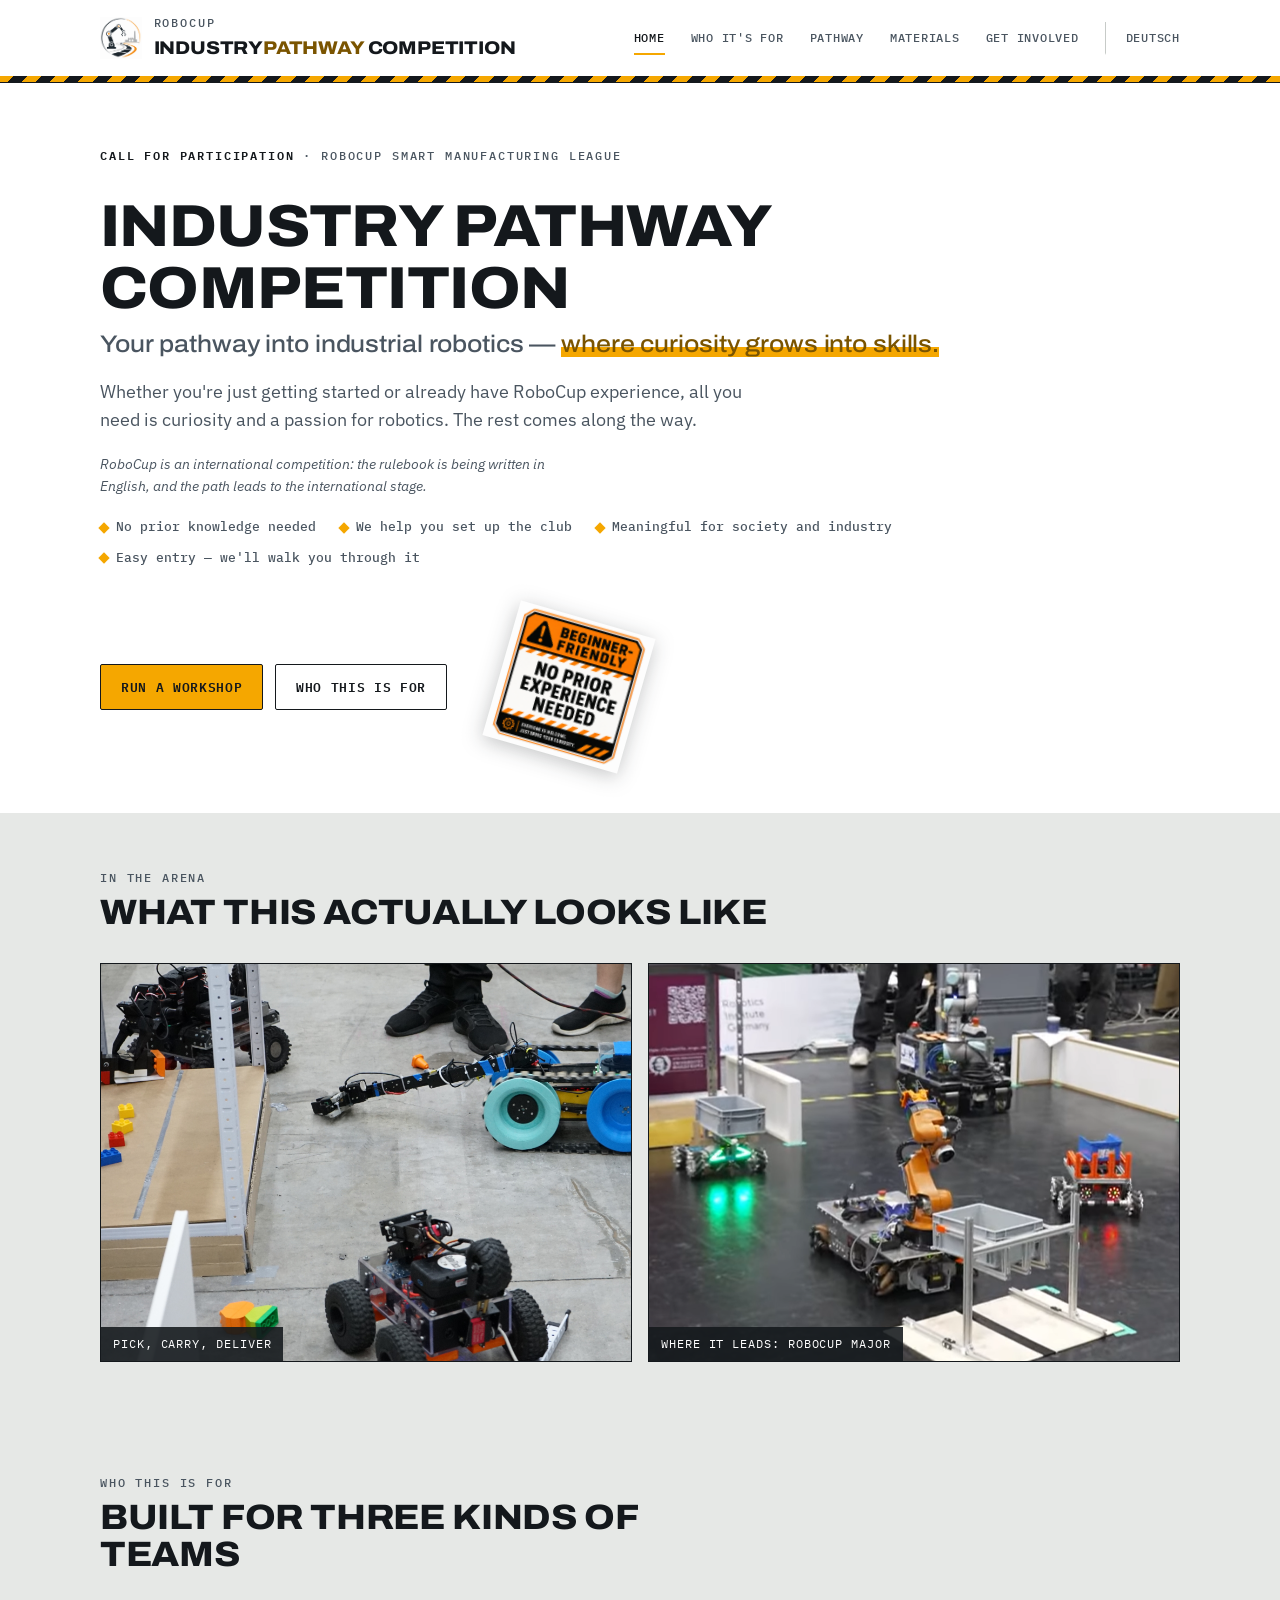
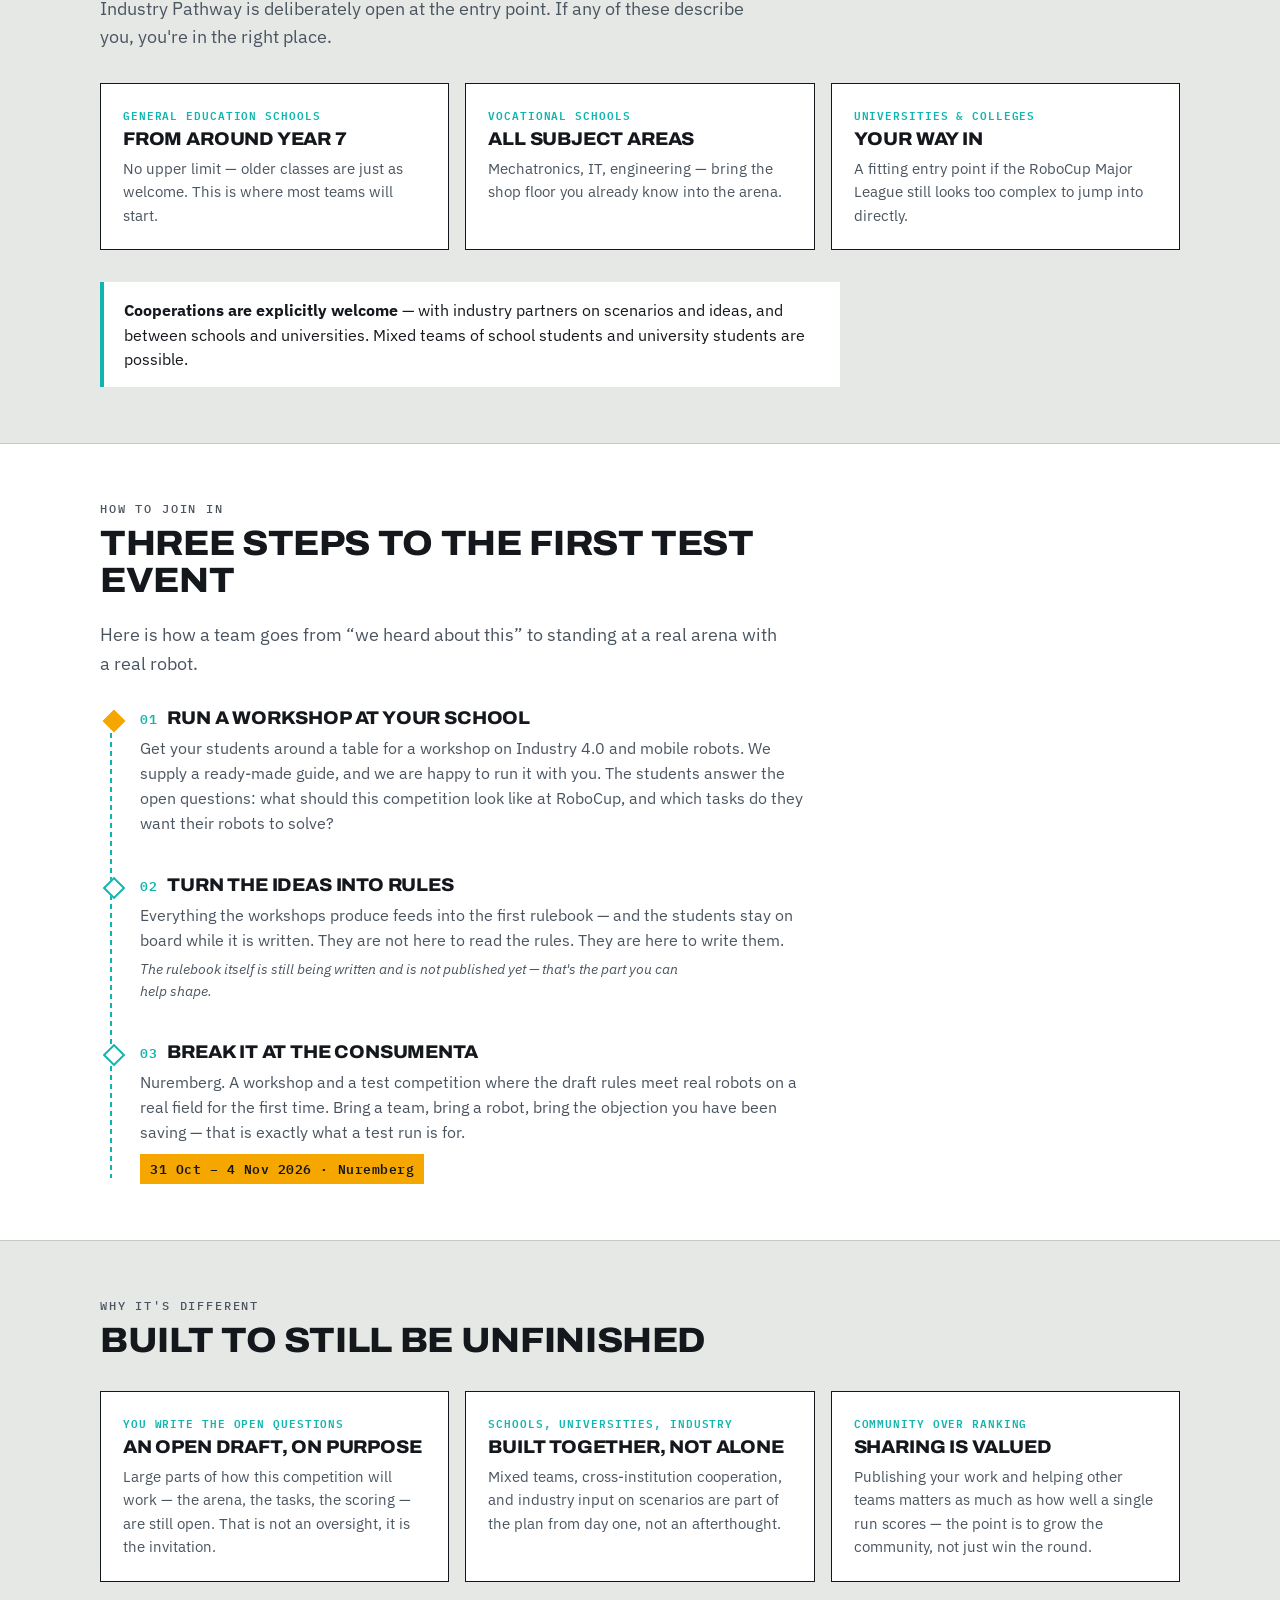
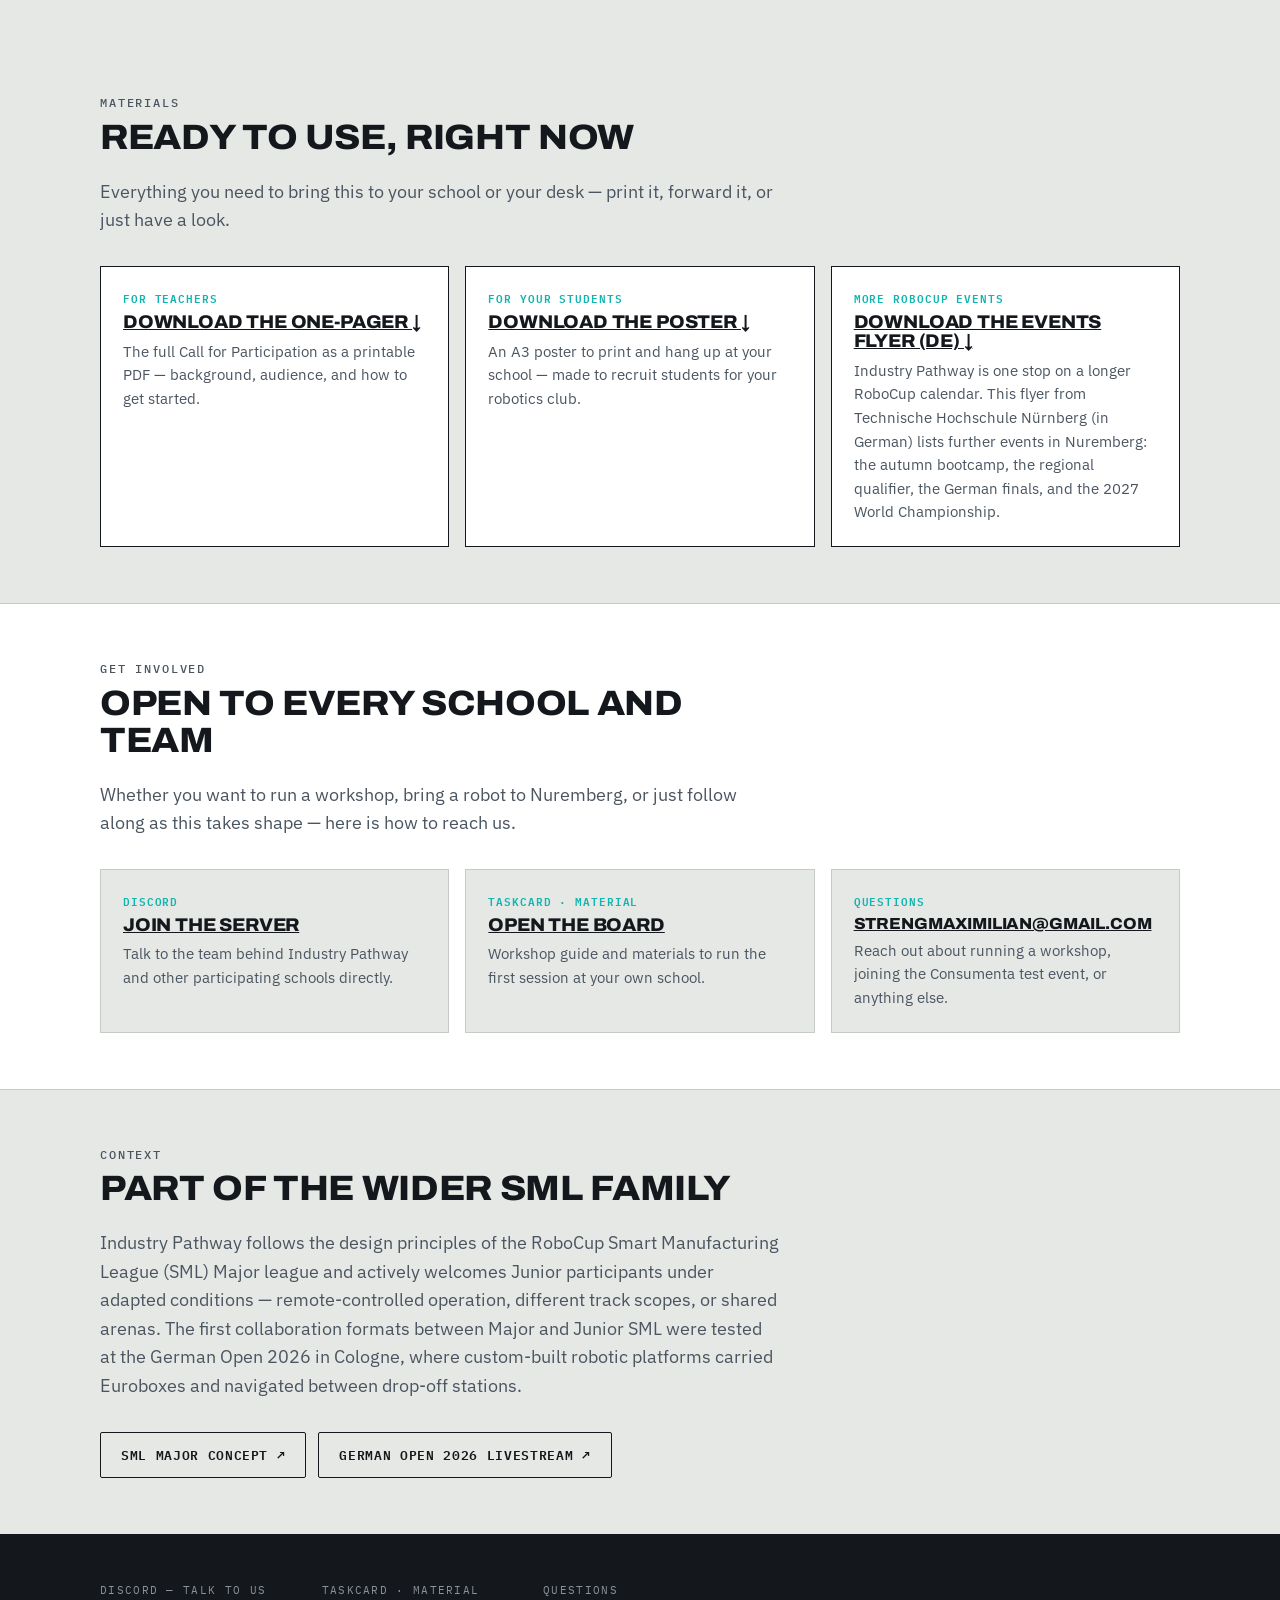
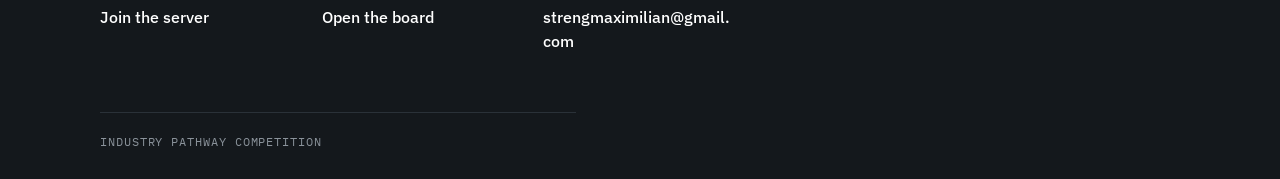
<file: index.html>
<!doctype html>
<html lang="en">
<head>
<meta charset="utf-8">
<meta name="viewport" content="width=device-width, initial-scale=1">
<title>Industry Pathway Competition — RoboCup</title>
<meta name="description" content="Industry Pathway is a new RoboCup competition bridging RoboCupJunior and the Smart Manufacturing League. Run a workshop, help shape the first rulebook, and bring a team to the first test event.">
<link rel="icon" href="data:,">
<link rel="preconnect" href="https://fonts.googleapis.com">
<link rel="preconnect" href="https://fonts.gstatic.com" crossorigin>
<link href="https://fonts.googleapis.com/css2?family=Archivo:ital,wdth,wght@0,75..125,400..900&family=IBM+Plex+Mono:wght@400;500;600&family=IBM+Plex+Sans:wght@400;500;600&display=swap" rel="stylesheet">
<link rel="stylesheet" href="assets/css/style.css">
</head>
<body>

<header class="site-header">
  <div class="nav-row">
    <a class="brand" href="index.html">
      <img class="brand-logo" src="assets/img/Logo%202.png" alt="Industry Pathway Competition logo">
      <span class="brand-text">
        <span class="eyebrow">RoboCup</span>
        <span class="mark">Industry<em>Pathway</em> Competition</span>
      </span>
    </a>
    <input type="checkbox" id="nav-toggle" class="nav-toggle">
    <label for="nav-toggle" class="nav-toggle-label" aria-label="Toggle menu">
      <span></span><span></span><span></span>
    </label>
    <nav class="primary">
      <a href="index.html" class="is-active">Home</a>
      <a href="index.html#audience">Who It's For</a>
      <a href="index.html#pathway">Pathway</a>
      <a href="index.html#materials">Materials</a>
      <a href="index.html#involved">Get Involved</a>
      <a href="index.de.html" class="lang-link">Deutsch</a>
    </nav>
  </div>
  <div class="hazard-rule"></div>
</header>

<section class="hero">
  <div class="wrap">
    <span class="eyebrow"><b>Call for Participation</b> · RoboCup Smart Manufacturing League</span>
    <h1>Industry Pathway Competition<span class="thin">Your pathway into industrial robotics — <em class="accent">where curiosity grows into skills.</em></span></h1>
    <p class="lede">Whether you're just getting started or already have RoboCup experience, all you need is curiosity and a passion for robotics. The rest comes along the way.</p>
    <p class="note" style="max-width:60ch">RoboCup is an international competition: the rulebook is being written in English, and the path leads to the international stage.</p>
    <ul class="hero-highlights">
      <li>No prior knowledge needed</li>
      <li>We help you set up the club</li>
      <li>Meaningful for society and industry</li>
      <li>Easy entry — we'll walk you through it</li>
    </ul>
    <div class="btn-row">
      <a class="btn btn-primary" href="#involved">Run a Workshop</a>
      <a class="btn btn-ghost" href="#audience">Who This Is For</a>
      <img class="btn-row-sticker" src="assets/img/Sticker.png" alt="Sticker: Beginner-friendly — no prior experience needed">
    </div>
  </div>
</section>

<section class="section" id="gallery">
  <div class="wrap">
    <div class="section-head">
      <span class="eyebrow">In the arena</span>
      <h2>What this actually looks like</h2>
    </div>
    <div class="photo-grid">
      <figure class="photo">
        <img src="assets/img/action-arena-1.jpg" alt="Small mobile robots picking up building blocks and navigating a cardboard test arena">
        <figcaption>Pick, carry, deliver</figcaption>
      </figure>
      <figure class="photo">
        <img src="assets/img/action-arena-2.png" alt="A robotic arm and mobile platforms moving a Eurobox crate in a RoboCup Major arena">
        <figcaption>Where it leads: RoboCup Major</figcaption>
      </figure>
    </div>
  </div>
</section>

<section class="section" id="audience">
  <div class="wrap">
    <div class="section-head">
      <span class="eyebrow">Who this is for</span>
      <h2>Built for three kinds of teams</h2>
      <p class="lede">Industry Pathway is deliberately open at the entry point. If any of these describe you, you're in the right place.</p>
    </div>
    <div class="card-grid">
      <div class="card">
        <span class="tag">General education schools</span>
        <h3>From around year 7</h3>
        <p>No upper limit — older classes are just as welcome. This is where most teams will start.</p>
      </div>
      <div class="card">
        <span class="tag">Vocational schools</span>
        <h3>All subject areas</h3>
        <p>Mechatronics, IT, engineering — bring the shop floor you already know into the arena.</p>
      </div>
      <div class="card">
        <span class="tag">Universities &amp; colleges</span>
        <h3>Your way in</h3>
        <p>A fitting entry point if the RoboCup Major League still looks too complex to jump into directly.</p>
      </div>
    </div>
    <div class="callout-quote">
      <p><strong>Cooperations are explicitly welcome</strong> — with industry partners on scenarios and ideas, and between schools and universities. Mixed teams of school students and university students are possible.</p>
    </div>
  </div>
</section>

<section class="section section-alt" id="pathway">
  <div class="wrap">
    <div class="section-head">
      <span class="eyebrow">How to join in</span>
      <h2>Three steps to the first test event</h2>
      <p class="lede">Here is how a team goes from “we heard about this” to standing at a real arena with a real robot.</p>
    </div>
    <div class="pathway">
      <div class="station here">
        <h3><span class="step">01</span>Run a workshop at your school</h3>
        <p>Get your students around a table for a workshop on Industry 4.0 and mobile robots. We supply a ready-made guide, and we are happy to run it with you. The students answer the open questions: what should this competition look like at RoboCup, and which tasks do they want their robots to solve?</p>
      </div>
      <div class="station">
        <h3><span class="step">02</span>Turn the ideas into rules</h3>
        <p>Everything the workshops produce feeds into the first rulebook — and the students stay on board while it is written. They are not here to read the rules. They are here to write them.</p>
        <p class="note">The rulebook itself is still being written and is not published yet — that's the part you can help shape.</p>
      </div>
      <div class="station">
        <h3><span class="step">03</span>Break it at the Consumenta</h3>
        <p>Nuremberg. A workshop and a test competition where the draft rules meet real robots on a real field for the first time. Bring a team, bring a robot, bring the objection you have been saving — that is exactly what a test run is for.</p>
        <span class="when">31 Oct – 4 Nov 2026 · Nuremberg</span>
      </div>
    </div>
  </div>
</section>

<section class="section" id="why">
  <div class="wrap">
    <div class="section-head">
      <span class="eyebrow">Why it's different</span>
      <h2>Built to still be unfinished</h2>
    </div>
    <div class="card-grid">
      <div class="card">
        <span class="tag">You write the open questions</span>
        <h3>An open draft, on purpose</h3>
        <p>Large parts of how this competition will work — the arena, the tasks, the scoring — are still open. That is not an oversight, it is the invitation.</p>
      </div>
      <div class="card">
        <span class="tag">Schools, universities, industry</span>
        <h3>Built together, not alone</h3>
        <p>Mixed teams, cross-institution cooperation, and industry input on scenarios are part of the plan from day one, not an afterthought.</p>
      </div>
      <div class="card">
        <span class="tag">Community over ranking</span>
        <h3>Sharing is valued</h3>
        <p>Publishing your work and helping other teams matters as much as how well a single run scores — the point is to grow the community, not just win the round.</p>
      </div>
    </div>
  </div>
</section>

<section class="section" id="materials">
  <div class="wrap">
    <div class="section-head">
      <span class="eyebrow">Materials</span>
      <h2>Ready to use, right now</h2>
      <p class="lede">Everything you need to bring this to your school or your desk — print it, forward it, or just have a look.</p>
    </div>
    <div class="card-grid">
      <div class="card">
        <span class="tag">For teachers</span>
        <h3><a href="assets/downloads/call-for-participation-en.pdf" target="_blank" rel="noopener">Download the one-pager ↓</a></h3>
        <p>The full Call for Participation as a printable PDF — background, audience, and how to get started.</p>
      </div>
      <div class="card">
        <span class="tag">For your students</span>
        <h3><a href="assets/downloads/poster-a3-en.pdf" target="_blank" rel="noopener">Download the poster ↓</a></h3>
        <p>An A3 poster to print and hang up at your school — made to recruit students for your robotics club.</p>
      </div>
      <div class="card">
        <span class="tag">More RoboCup events</span>
        <h3><a href="assets/downloads/robocup-veranstaltungen-2026-27.pdf" target="_blank" rel="noopener">Download the events flyer (DE) ↓</a></h3>
        <p>Industry Pathway is one stop on a longer RoboCup calendar. This flyer from Technische Hochschule Nürnberg (in German) lists further events in Nuremberg: the autumn bootcamp, the regional qualifier, the German finals, and the 2027 World Championship.</p>
      </div>
    </div>
  </div>
</section>

<section class="section section-alt" id="involved">
  <div class="wrap">
    <div class="section-head">
      <span class="eyebrow">Get involved</span>
      <h2>Open to every school and team</h2>
      <p class="lede">Whether you want to run a workshop, bring a robot to Nuremberg, or just follow along as this takes shape — here is how to reach us.</p>
    </div>
    <div class="card-grid">
      <div class="card on-concrete">
        <span class="tag">Discord</span>
        <h3><a href="https://discord.gg/fsDTm3ND52" target="_blank" rel="noopener">Join the server</a></h3>
        <p>Talk to the team behind Industry Pathway and other participating schools directly.</p>
      </div>
      <div class="card on-concrete">
        <span class="tag">Taskcard · Material</span>
        <h3><a href="https://www.taskcards.de/#/board/fa239758-05b1-425f-b0e1-3bdc8e09e526?token=82c8c2d5-de43-4c68-829c-b3c7dedde306" target="_blank" rel="noopener">Open the board</a></h3>
        <p>Workshop guide and materials to run the first session at your own school.</p>
      </div>
      <div class="card on-concrete">
        <span class="tag">Questions</span>
        <h3 class="email-line"><a href="mailto:strengmaximilian@gmail.com">strengmaximilian@gmail.com</a></h3>
        <p>Reach out about running a workshop, joining the Consumenta test event, or anything else.</p>
      </div>
    </div>
  </div>
</section>

<section class="section">
  <div class="wrap">
    <div class="section-head">
      <span class="eyebrow">Context</span>
      <h2>Part of the wider SML family</h2>
      <p class="lede">Industry Pathway follows the design principles of the RoboCup Smart Manufacturing League (SML) Major league and actively welcomes Junior participants under adapted conditions — remote-controlled operation, different track scopes, or shared arenas. The first collaboration formats between Major and Junior SML were tested at the German Open 2026 in Cologne, where custom-built robotic platforms carried Euroboxes and navigated between drop-off stations.</p>
    </div>
    <div class="btn-row">
      <a class="btn btn-ghost" href="https://github.com/robocup-at-work/sml-embodied-autonomous-intelligence/tree/main" target="_blank" rel="noopener">SML Major Concept ↗</a>
      <a class="btn btn-ghost" href="https://www.youtube.com/live/LqsHzzSVwH0?si=-iHAKcdHDy6YTJZ_&amp;t=19500" target="_blank" rel="noopener">German Open 2026 Livestream ↗</a>
    </div>
  </div>
</section>

<footer class="site-footer">
  <div class="wrap">
    <dl>
      <dt>Discord — talk to us</dt>
      <dd><a href="https://discord.gg/fsDTm3ND52" target="_blank" rel="noopener">Join the server</a></dd>
    </dl>
    <dl>
      <dt>Taskcard · Material</dt>
      <dd><a href="https://www.taskcards.de/#/board/fa239758-05b1-425f-b0e1-3bdc8e09e526?token=82c8c2d5-de43-4c68-829c-b3c7dedde306" target="_blank" rel="noopener">Open the board</a></dd>
    </dl>
    <dl>
      <dt>Questions</dt>
      <dd><a href="mailto:strengmaximilian@gmail.com">strengmaximilian@gmail.com</a></dd>
    </dl>
    <p class="sign">Industry Pathway Competition</p>
  </div>
</footer>

</body>
</html>
</file>
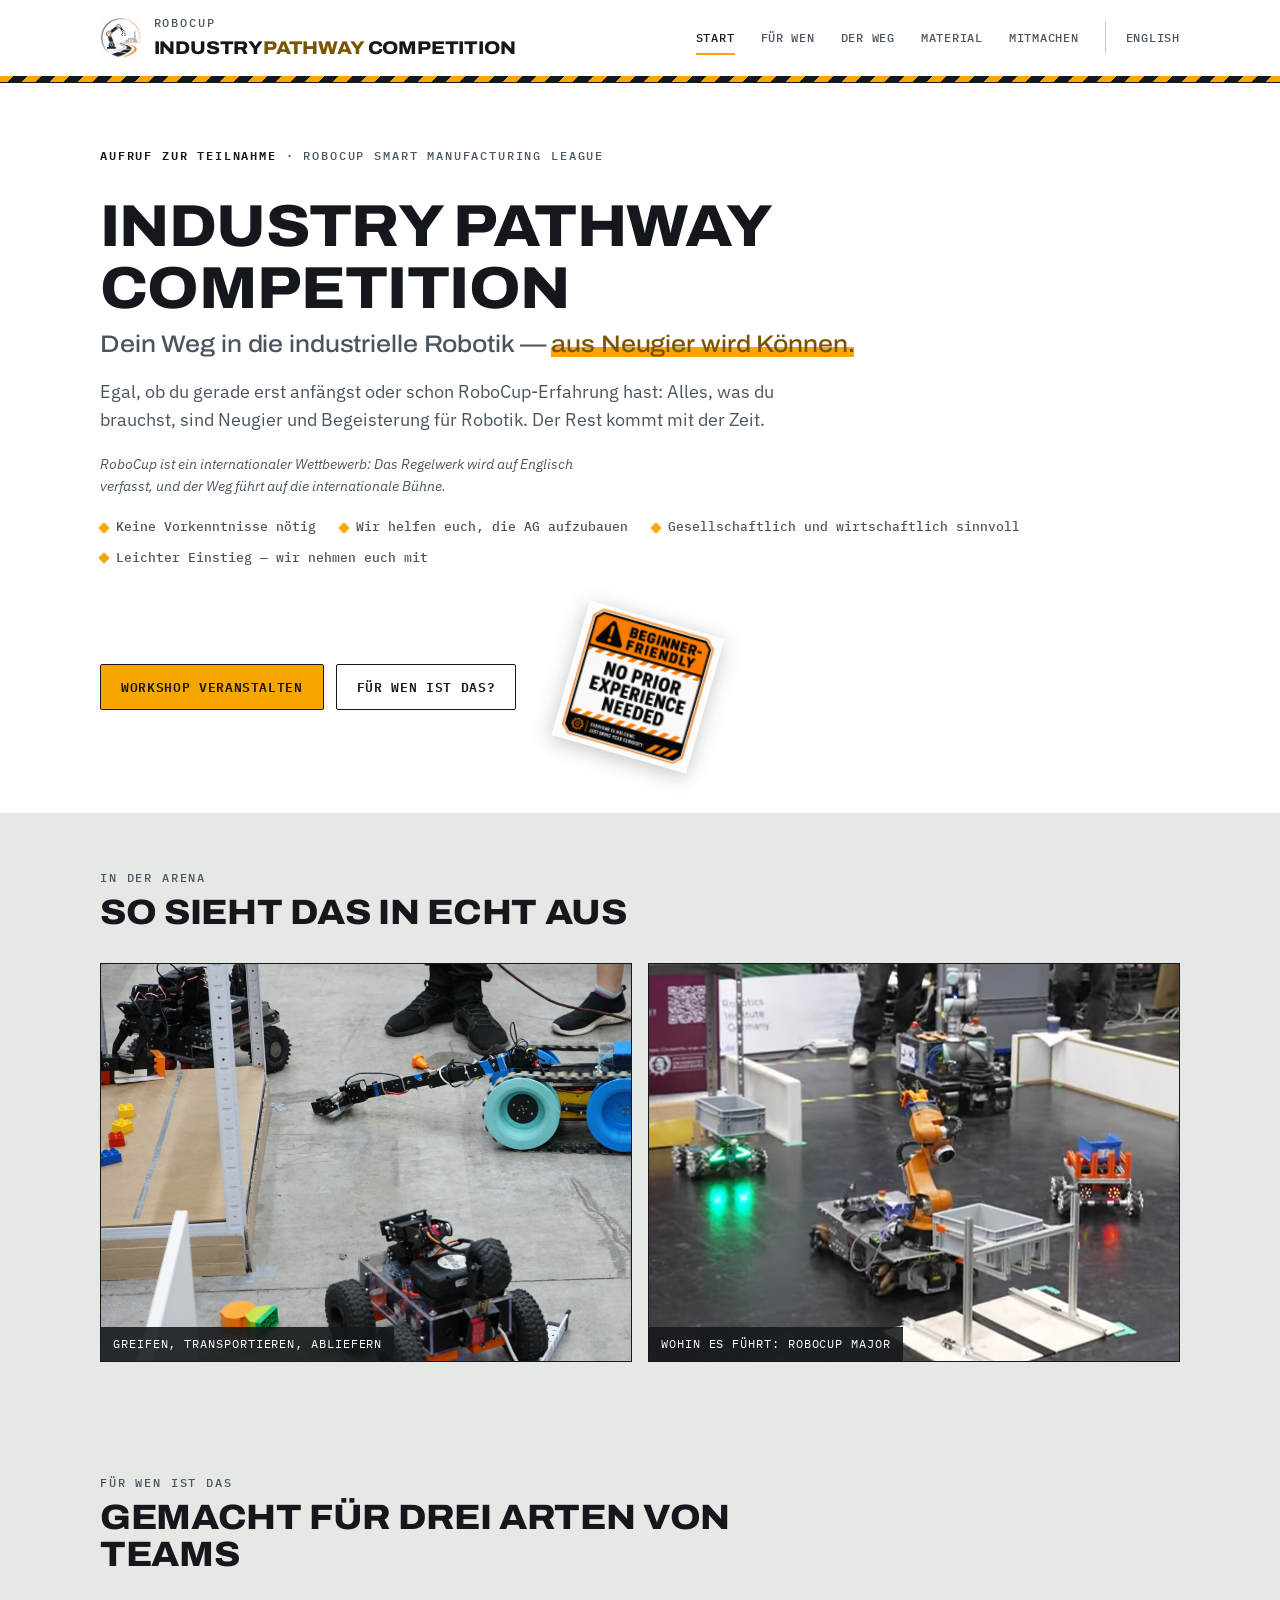
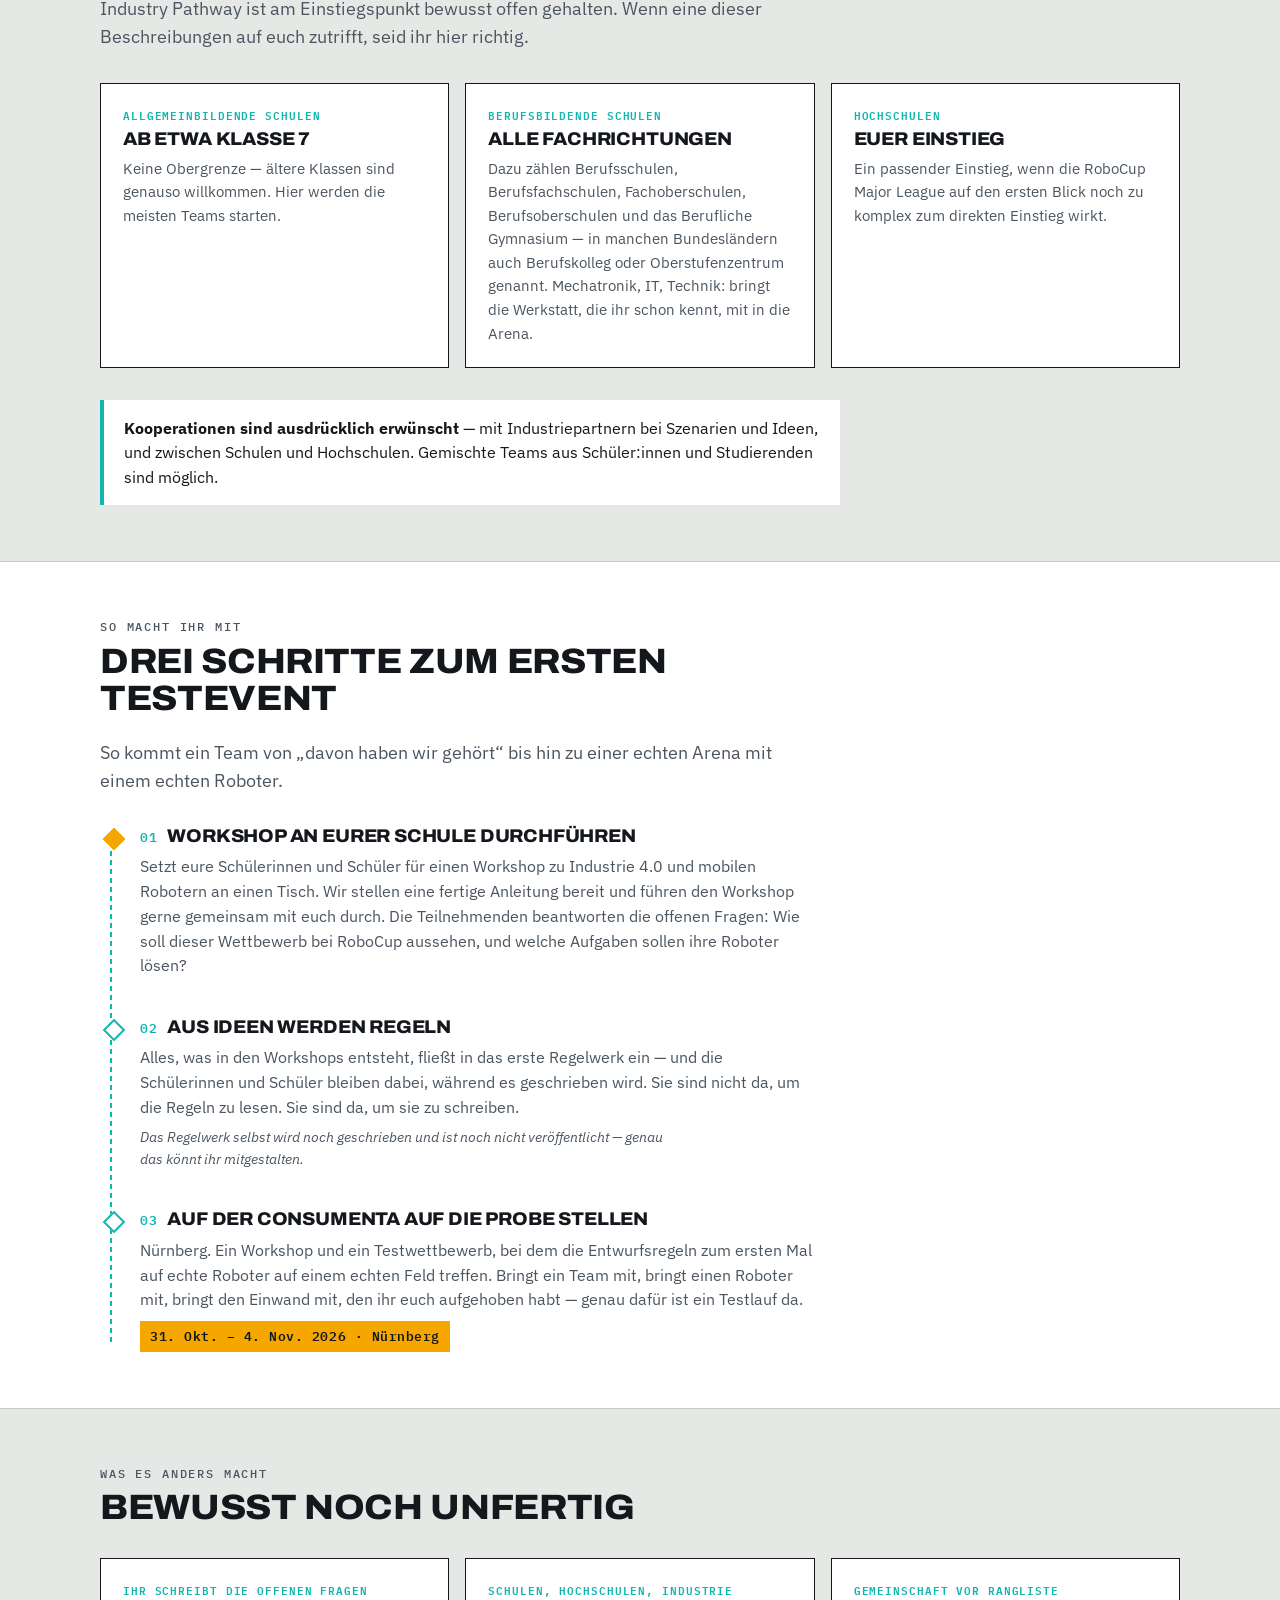
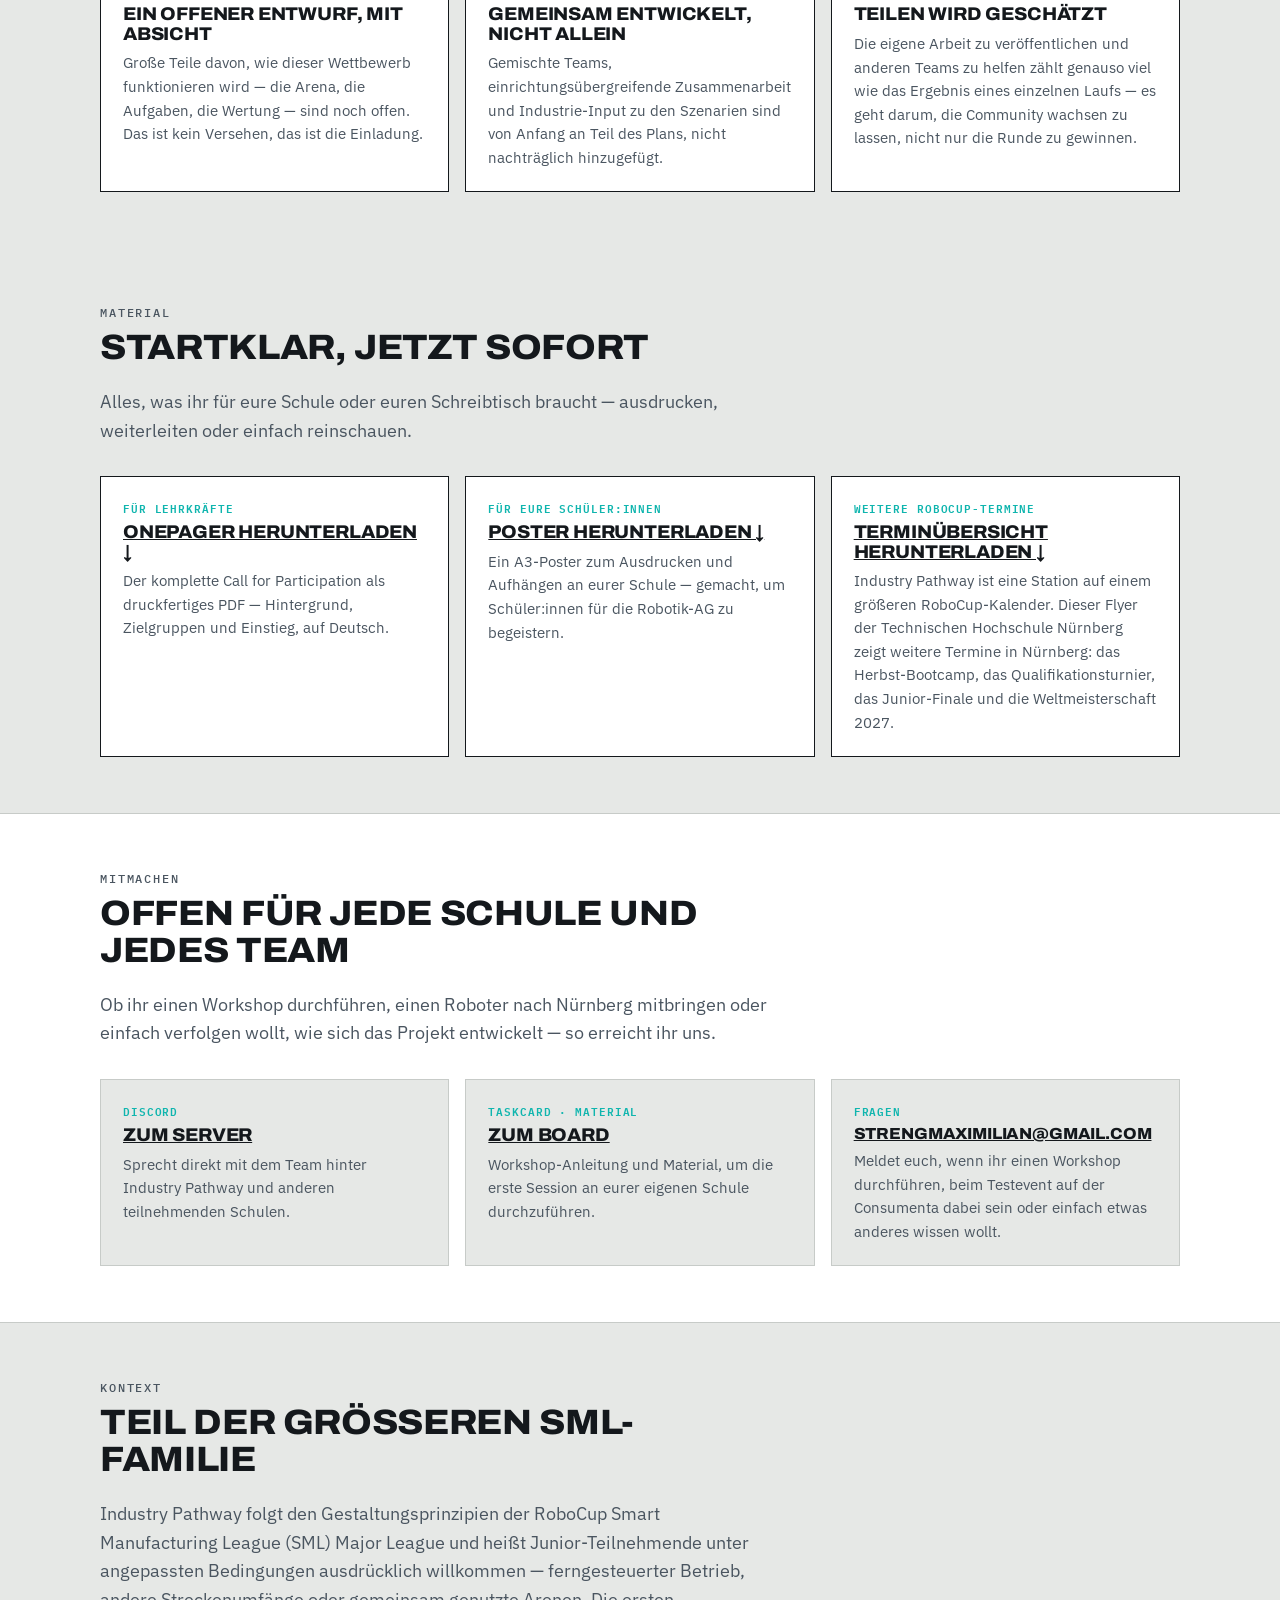
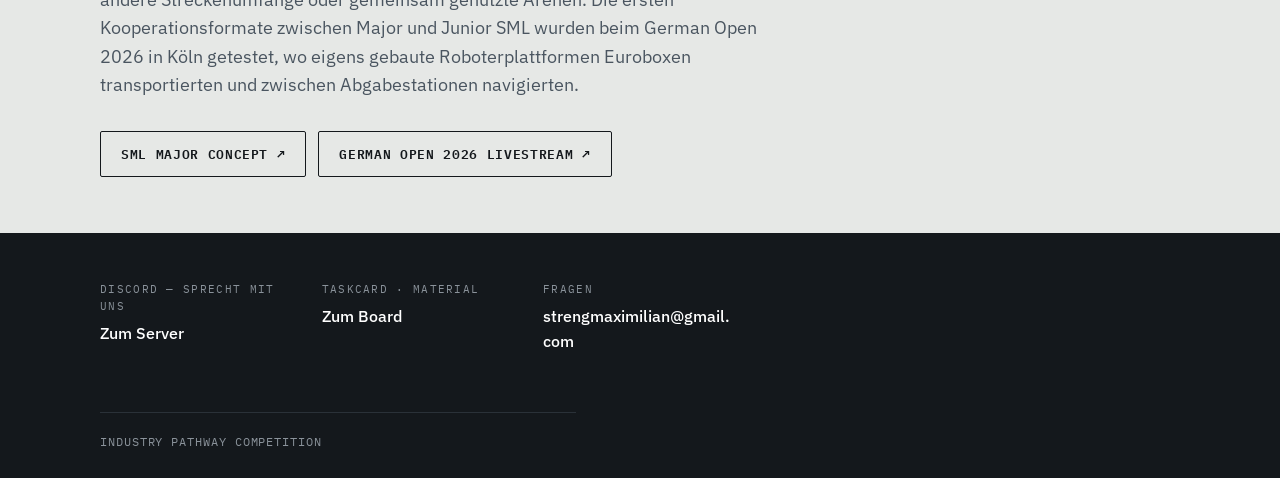
<file: index.de.html>
<!doctype html>
<html lang="de">
<head>
<meta charset="utf-8">
<meta name="viewport" content="width=device-width, initial-scale=1">
<title>Industry Pathway Competition — RoboCup</title>
<meta name="description" content="Industry Pathway ist ein neuer RoboCup-Wettbewerb, der RoboCupJunior und die Smart Manufacturing League verbindet. Veranstaltet einen Workshop, helft mit, das erste Regelwerk mitzugestalten, und bringt ein Team zum ersten Testevent.">
<link rel="icon" href="data:,">
<link rel="preconnect" href="https://fonts.googleapis.com">
<link rel="preconnect" href="https://fonts.gstatic.com" crossorigin>
<link href="https://fonts.googleapis.com/css2?family=Archivo:ital,wdth,wght@0,75..125,400..900&family=IBM+Plex+Mono:wght@400;500;600&family=IBM+Plex+Sans:wght@400;500;600&display=swap" rel="stylesheet">
<link rel="stylesheet" href="assets/css/style.css">
</head>
<body>

<header class="site-header">
  <div class="nav-row">
    <a class="brand" href="index.de.html">
      <img class="brand-logo" src="assets/img/Logo%202.png" alt="Industry Pathway Competition Logo">
      <span class="brand-text">
        <span class="eyebrow">RoboCup</span>
        <span class="mark">Industry<em>Pathway</em> Competition</span>
      </span>
    </a>
    <input type="checkbox" id="nav-toggle" class="nav-toggle">
    <label for="nav-toggle" class="nav-toggle-label" aria-label="Menü umschalten">
      <span></span><span></span><span></span>
    </label>
    <nav class="primary">
      <a href="index.de.html" class="is-active">Start</a>
      <a href="index.de.html#audience">Für wen</a>
      <a href="index.de.html#pathway">Der Weg</a>
      <a href="index.de.html#materials">Material</a>
      <a href="index.de.html#involved">Mitmachen</a>
      <a href="index.html" class="lang-link">English</a>
    </nav>
  </div>
  <div class="hazard-rule"></div>
</header>

<section class="hero">
  <div class="wrap">
    <span class="eyebrow"><b>Aufruf zur Teilnahme</b> · RoboCup Smart Manufacturing League</span>
    <h1>Industry Pathway Competition<span class="thin">Dein Weg in die industrielle Robotik — <em class="accent">aus Neugier wird Können.</em></span></h1>
    <p class="lede">Egal, ob du gerade erst anfängst oder schon RoboCup-Erfahrung hast: Alles, was du brauchst, sind Neugier und Begeisterung für Robotik. Der Rest kommt mit der Zeit.</p>
    <p class="note" style="max-width:60ch">RoboCup ist ein internationaler Wettbewerb: Das Regelwerk wird auf Englisch verfasst, und der Weg führt auf die internationale Bühne.</p>
    <ul class="hero-highlights">
      <li>Keine Vorkenntnisse nötig</li>
      <li>Wir helfen euch, die AG aufzubauen</li>
      <li>Gesellschaftlich und wirtschaftlich sinnvoll</li>
      <li>Leichter Einstieg — wir nehmen euch mit</li>
    </ul>
    <div class="btn-row">
      <a class="btn btn-primary" href="#involved">Workshop veranstalten</a>
      <a class="btn btn-ghost" href="#audience">Für wen ist das?</a>
      <img class="btn-row-sticker" src="assets/img/Sticker.png" alt="Sticker: Einsteigerfreundlich — keine Vorkenntnisse nötig">
    </div>
  </div>
</section>

<section class="section" id="gallery">
  <div class="wrap">
    <div class="section-head">
      <span class="eyebrow">In der Arena</span>
      <h2>So sieht das in echt aus</h2>
    </div>
    <div class="photo-grid">
      <figure class="photo">
        <img src="assets/img/action-arena-1.jpg" alt="Kleine mobile Roboter greifen Bausteine und navigieren durch eine Test-Arena aus Karton">
        <figcaption>Greifen, transportieren, abliefern</figcaption>
      </figure>
      <figure class="photo">
        <img src="assets/img/action-arena-2.png" alt="Ein Roboterarm und mobile Plattformen bewegen eine Eurobox in einer RoboCup-Major-Arena">
        <figcaption>Wohin es führt: RoboCup Major</figcaption>
      </figure>
    </div>
  </div>
</section>

<section class="section" id="audience">
  <div class="wrap">
    <div class="section-head">
      <span class="eyebrow">Für wen ist das</span>
      <h2>Gemacht für drei Arten von Teams</h2>
      <p class="lede">Industry Pathway ist am Einstiegspunkt bewusst offen gehalten. Wenn eine dieser Beschreibungen auf euch zutrifft, seid ihr hier richtig.</p>
    </div>
    <div class="card-grid">
      <div class="card">
        <span class="tag">Allgemeinbildende Schulen</span>
        <h3>Ab etwa Klasse 7</h3>
        <p>Keine Obergrenze — ältere Klassen sind genauso willkommen. Hier werden die meisten Teams starten.</p>
      </div>
      <div class="card">
        <span class="tag">Berufsbildende Schulen</span>
        <h3>Alle Fachrichtungen</h3>
        <p>Dazu zählen Berufsschulen, Berufsfachschulen, Fachoberschulen, Berufsoberschulen und das Berufliche Gymnasium — in manchen Bundesländern auch Berufskolleg oder Oberstufenzentrum genannt. Mechatronik, IT, Technik: bringt die Werkstatt, die ihr schon kennt, mit in die Arena.</p>
      </div>
      <div class="card">
        <span class="tag">Hochschulen</span>
        <h3>Euer Einstieg</h3>
        <p>Ein passender Einstieg, wenn die RoboCup Major League auf den ersten Blick noch zu komplex zum direkten Einstieg wirkt.</p>
      </div>
    </div>
    <div class="callout-quote">
      <p><strong>Kooperationen sind ausdrücklich erwünscht</strong> — mit Industriepartnern bei Szenarien und Ideen, und zwischen Schulen und Hochschulen. Gemischte Teams aus Schüler:innen und Studierenden sind möglich.</p>
    </div>
  </div>
</section>

<section class="section section-alt" id="pathway">
  <div class="wrap">
    <div class="section-head">
      <span class="eyebrow">So macht ihr mit</span>
      <h2>Drei Schritte zum ersten Testevent</h2>
      <p class="lede">So kommt ein Team von „davon haben wir gehört“ bis hin zu einer echten Arena mit einem echten Roboter.</p>
    </div>
    <div class="pathway">
      <div class="station here">
        <h3><span class="step">01</span>Workshop an eurer Schule durchführen</h3>
        <p>Setzt eure Schülerinnen und Schüler für einen Workshop zu Industrie 4.0 und mobilen Robotern an einen Tisch. Wir stellen eine fertige Anleitung bereit und führen den Workshop gerne gemeinsam mit euch durch. Die Teilnehmenden beantworten die offenen Fragen: Wie soll dieser Wettbewerb bei RoboCup aussehen, und welche Aufgaben sollen ihre Roboter lösen?</p>
      </div>
      <div class="station">
        <h3><span class="step">02</span>Aus Ideen werden Regeln</h3>
        <p>Alles, was in den Workshops entsteht, fließt in das erste Regelwerk ein — und die Schülerinnen und Schüler bleiben dabei, während es geschrieben wird. Sie sind nicht da, um die Regeln zu lesen. Sie sind da, um sie zu schreiben.</p>
        <p class="note">Das Regelwerk selbst wird noch geschrieben und ist noch nicht veröffentlicht — genau das könnt ihr mitgestalten.</p>
      </div>
      <div class="station">
        <h3><span class="step">03</span>Auf der Consumenta auf die Probe stellen</h3>
        <p>Nürnberg. Ein Workshop und ein Testwettbewerb, bei dem die Entwurfsregeln zum ersten Mal auf echte Roboter auf einem echten Feld treffen. Bringt ein Team mit, bringt einen Roboter mit, bringt den Einwand mit, den ihr euch aufgehoben habt — genau dafür ist ein Testlauf da.</p>
        <span class="when">31. Okt. – 4. Nov. 2026 · Nürnberg</span>
      </div>
    </div>
  </div>
</section>

<section class="section" id="why">
  <div class="wrap">
    <div class="section-head">
      <span class="eyebrow">Was es anders macht</span>
      <h2>Bewusst noch unfertig</h2>
    </div>
    <div class="card-grid">
      <div class="card">
        <span class="tag">Ihr schreibt die offenen Fragen</span>
        <h3>Ein offener Entwurf, mit Absicht</h3>
        <p>Große Teile davon, wie dieser Wettbewerb funktionieren wird — die Arena, die Aufgaben, die Wertung — sind noch offen. Das ist kein Versehen, das ist die Einladung.</p>
      </div>
      <div class="card">
        <span class="tag">Schulen, Hochschulen, Industrie</span>
        <h3>Gemeinsam entwickelt, nicht allein</h3>
        <p>Gemischte Teams, einrichtungsübergreifende Zusammenarbeit und Industrie-Input zu den Szenarien sind von Anfang an Teil des Plans, nicht nachträglich hinzugefügt.</p>
      </div>
      <div class="card">
        <span class="tag">Gemeinschaft vor Rangliste</span>
        <h3>Teilen wird geschätzt</h3>
        <p>Die eigene Arbeit zu veröffentlichen und anderen Teams zu helfen zählt genauso viel wie das Ergebnis eines einzelnen Laufs — es geht darum, die Community wachsen zu lassen, nicht nur die Runde zu gewinnen.</p>
      </div>
    </div>
  </div>
</section>

<section class="section" id="materials">
  <div class="wrap">
    <div class="section-head">
      <span class="eyebrow">Material</span>
      <h2>Startklar, jetzt sofort</h2>
      <p class="lede">Alles, was ihr für eure Schule oder euren Schreibtisch braucht — ausdrucken, weiterleiten oder einfach reinschauen.</p>
    </div>
    <div class="card-grid">
      <div class="card">
        <span class="tag">Für Lehrkräfte</span>
        <h3><a href="assets/downloads/call-for-participation-de.pdf" target="_blank" rel="noopener">Onepager herunterladen ↓</a></h3>
        <p>Der komplette Call for Participation als druckfertiges PDF — Hintergrund, Zielgruppen und Einstieg, auf Deutsch.</p>
      </div>
      <div class="card">
        <span class="tag">Für eure Schüler:innen</span>
        <h3><a href="assets/downloads/poster-a3-de.pdf" target="_blank" rel="noopener">Poster herunterladen ↓</a></h3>
        <p>Ein A3-Poster zum Ausdrucken und Aufhängen an eurer Schule — gemacht, um Schüler:innen für die Robotik-AG zu begeistern.</p>
      </div>
      <div class="card">
        <span class="tag">Weitere RoboCup-Termine</span>
        <h3><a href="assets/downloads/robocup-veranstaltungen-2026-27.pdf" target="_blank" rel="noopener">Terminübersicht herunterladen ↓</a></h3>
        <p>Industry Pathway ist eine Station auf einem größeren RoboCup-Kalender. Dieser Flyer der Technischen Hochschule Nürnberg zeigt weitere Termine in Nürnberg: das Herbst-Bootcamp, das Qualifikationsturnier, das Junior-Finale und die Weltmeisterschaft 2027.</p>
      </div>
    </div>
  </div>
</section>

<section class="section section-alt" id="involved">
  <div class="wrap">
    <div class="section-head">
      <span class="eyebrow">Mitmachen</span>
      <h2>Offen für jede Schule und jedes Team</h2>
      <p class="lede">Ob ihr einen Workshop durchführen, einen Roboter nach Nürnberg mitbringen oder einfach verfolgen wollt, wie sich das Projekt entwickelt — so erreicht ihr uns.</p>
    </div>
    <div class="card-grid">
      <div class="card on-concrete">
        <span class="tag">Discord</span>
        <h3><a href="https://discord.gg/fsDTm3ND52" target="_blank" rel="noopener">Zum Server</a></h3>
        <p>Sprecht direkt mit dem Team hinter Industry Pathway und anderen teilnehmenden Schulen.</p>
      </div>
      <div class="card on-concrete">
        <span class="tag">Taskcard · Material</span>
        <h3><a href="https://www.taskcards.de/#/board/fa239758-05b1-425f-b0e1-3bdc8e09e526?token=82c8c2d5-de43-4c68-829c-b3c7dedde306" target="_blank" rel="noopener">Zum Board</a></h3>
        <p>Workshop-Anleitung und Material, um die erste Session an eurer eigenen Schule durchzuführen.</p>
      </div>
      <div class="card on-concrete">
        <span class="tag">Fragen</span>
        <h3 class="email-line"><a href="mailto:strengmaximilian@gmail.com">strengmaximilian@gmail.com</a></h3>
        <p>Meldet euch, wenn ihr einen Workshop durchführen, beim Testevent auf der Consumenta dabei sein oder einfach etwas anderes wissen wollt.</p>
      </div>
    </div>
  </div>
</section>

<section class="section">
  <div class="wrap">
    <div class="section-head">
      <span class="eyebrow">Kontext</span>
      <h2>Teil der größeren SML-Familie</h2>
      <p class="lede">Industry Pathway folgt den Gestaltungsprinzipien der RoboCup Smart Manufacturing League (SML) Major League und heißt Junior-Teilnehmende unter angepassten Bedingungen ausdrücklich willkommen — ferngesteuerter Betrieb, andere Streckenumfänge oder gemeinsam genutzte Arenen. Die ersten Kooperationsformate zwischen Major und Junior SML wurden beim German Open 2026 in Köln getestet, wo eigens gebaute Roboterplattformen Euroboxen transportierten und zwischen Abgabestationen navigierten.</p>
    </div>
    <div class="btn-row">
      <a class="btn btn-ghost" href="https://github.com/robocup-at-work/sml-embodied-autonomous-intelligence/tree/main" target="_blank" rel="noopener">SML Major Concept ↗</a>
      <a class="btn btn-ghost" href="https://www.youtube.com/live/LqsHzzSVwH0?si=-iHAKcdHDy6YTJZ_&amp;t=19500" target="_blank" rel="noopener">German Open 2026 Livestream ↗</a>
    </div>
  </div>
</section>

<footer class="site-footer">
  <div class="wrap">
    <dl>
      <dt>Discord — sprecht mit uns</dt>
      <dd><a href="https://discord.gg/fsDTm3ND52" target="_blank" rel="noopener">Zum Server</a></dd>
    </dl>
    <dl>
      <dt>Taskcard · Material</dt>
      <dd><a href="https://www.taskcards.de/#/board/fa239758-05b1-425f-b0e1-3bdc8e09e526?token=82c8c2d5-de43-4c68-829c-b3c7dedde306" target="_blank" rel="noopener">Zum Board</a></dd>
    </dl>
    <dl>
      <dt>Fragen</dt>
      <dd><a href="mailto:strengmaximilian@gmail.com">strengmaximilian@gmail.com</a></dd>
    </dl>
    <p class="sign">Industry Pathway Competition</p>
  </div>
</footer>

</body>
</html>
</file>
<file: assets/css/style.css>
/* ==========================================================================
   Industry Pathway Competition — shared site styles
   Visual language carried over from the "Call for Participation" one-pager:
   hazard-stripe accents, Archivo/IBM Plex type, amber + teal on concrete.
   ========================================================================== */

:root {
  --ink: #14181c;
  --ink-soft: #4a5560;
  --concrete: #e6e8e6;
  --panel: #ffffff;
  --amber: #f5a700;
  --amber-ink: #7a5400;
  --guide: #0fb5ae;
  --rule: #c7cbc8;

  --tbd-head: #b45f06;
  --tbd-bg: #fff6ea;
  --tbd-border: #e3a34d;

  --important-head: #b3261e;
  --important-bg: #fdecec;
  --important-border: #e58a85;

  --max: 1120px;
  --radius: 2px;
}

* {
  box-sizing: border-box;
  margin: 0;
  padding: 0;
}

html {
  scroll-behavior: smooth;
}

body {
  background: var(--concrete);
  color: var(--ink);
  font-family: "IBM Plex Sans", -apple-system, "Segoe UI", sans-serif;
  font-size: 16px;
  line-height: 1.55;
  -webkit-font-smoothing: antialiased;
}

img {
  max-width: 100%;
  display: block;
}

a {
  color: inherit;
}

.wrap {
  max-width: var(--max);
  margin: 0 auto;
  padding: 0 20px;
}

.eyebrow {
  font-family: "IBM Plex Mono", monospace;
  font-size: 0.72rem;
  font-weight: 500;
  letter-spacing: 0.16em;
  text-transform: uppercase;
  color: var(--ink-soft);
}

.eyebrow b,
.eyebrow strong {
  color: var(--ink);
  font-weight: 600;
}

h1,
h2,
h3,
h4 {
  font-family: "Archivo", Impact, sans-serif;
  font-variation-settings: "wdth" 108;
  font-weight: 800;
  letter-spacing: -0.01em;
  line-height: 1.05;
  text-transform: uppercase;
  color: var(--ink);
}

h1 {
  font-size: clamp(2.4rem, 5vw, 3.7rem);
}

h2 {
  font-size: clamp(1.6rem, 3vw, 2.2rem);
  margin-bottom: 0.6em;
}

h3 {
  font-size: 1.15rem;
  font-variation-settings: "wdth" 105;
  margin-bottom: 0.4em;
}

h4 {
  font-size: 0.95rem;
  text-transform: none;
  font-weight: 700;
  letter-spacing: 0;
  margin-bottom: 0.3em;
}

p {
  max-width: 68ch;
}

.lede {
  font-size: 1.15rem;
  color: var(--ink-soft);
  max-width: 62ch;
}

em.accent {
  font-style: normal;
  color: var(--amber-ink);
  background: linear-gradient(transparent 62%, var(--amber) 62%);
}

/* ---------- hazard stripe rule ---------- */
.hazard-rule {
  height: 6px;
  background-image: repeating-linear-gradient(
    -45deg,
    var(--amber) 0 10px,
    var(--ink) 10px 20px
  );
}

/* ---------- header / nav ---------- */
.site-header {
  position: sticky;
  top: 0;
  z-index: 50;
  background: var(--panel);
  border-bottom: 1.5px solid var(--ink);
}

.nav-row {
  display: flex;
  align-items: center;
  justify-content: space-between;
  padding: 14px 20px;
  max-width: var(--max);
  margin: 0 auto;
}

.brand {
  display: flex;
  align-items: center;
  gap: 12px;
  text-decoration: none;
}

.brand-logo {
  height: 42px;
  width: auto;
  flex: none;
}

.brand-text {
  display: flex;
  flex-direction: column;
  gap: 2px;
}

.brand .mark {
  font-family: "Archivo", sans-serif;
  font-variation-settings: "wdth" 110;
  font-weight: 800;
  font-size: 1.15rem;
  text-transform: uppercase;
  letter-spacing: -0.01em;
}

.brand .mark em {
  font-style: normal;
  color: var(--amber-ink);
}

nav.primary {
  display: flex;
  align-items: center;
  gap: 26px;
}

nav.primary a {
  font-family: "IBM Plex Mono", monospace;
  font-size: 0.78rem;
  font-weight: 500;
  letter-spacing: 0.06em;
  text-transform: uppercase;
  text-decoration: none;
  color: var(--ink-soft);
  padding: 6px 0;
  border-bottom: 2px solid transparent;
  transition: color 0.15s, border-color 0.15s;
}

nav.primary a:hover,
nav.primary a.is-active {
  color: var(--ink);
  border-color: var(--amber);
}

nav.primary a.lang-link {
  padding-left: 20px;
  border-left: 1.5px solid var(--rule);
}

.nav-toggle {
  display: none;
}

.nav-toggle-label {
  display: none;
  cursor: pointer;
  flex-direction: column;
  gap: 4px;
  padding: 6px;
}

.nav-toggle-label span {
  width: 22px;
  height: 2px;
  background: var(--ink);
  display: block;
}

/* ---------- buttons ---------- */
.btn {
  display: inline-flex;
  align-items: center;
  gap: 8px;
  font-family: "IBM Plex Mono", monospace;
  font-size: 0.82rem;
  font-weight: 600;
  letter-spacing: 0.05em;
  text-transform: uppercase;
  text-decoration: none;
  padding: 12px 20px;
  border: 1.5px solid var(--ink);
  border-radius: var(--radius);
  transition: transform 0.12s ease, background 0.15s ease;
}

.btn:hover {
  transform: translateY(-1px);
}

.btn-primary {
  background: var(--amber);
  color: var(--ink);
}

.btn-primary:hover {
  background: #ffb827;
}

.btn-ghost {
  background: transparent;
  color: var(--ink);
}

.btn-ghost:hover {
  background: var(--ink);
  color: var(--panel);
}

.btn-row {
  display: flex;
  flex-wrap: wrap;
  align-items: center;
  gap: 12px;
  margin-top: 1.8em;
}

.btn-row-sticker {
  width: 140px;
  margin-left: 40px;
  margin-right: auto;
  transform: rotate(16deg);
  filter: drop-shadow(0 4px 10px rgba(20, 24, 28, 0.25));
}

/* ---------- hero ---------- */
.hero {
  position: relative;
  background: var(--panel);
  padding: 64px 0 56px;
}

.hero .wrap {
  display: grid;
  gap: 20px;
}


.hero h1 {
  margin-top: 10px;
}

.hero h1 .thin {
  display: block;
  font-variation-settings: "wdth" 110;
  font-weight: 500;
  color: var(--ink-soft);
  text-transform: none;
  font-size: clamp(1.1rem, 2.3vw, 1.5rem);
  margin-top: 0.5em;
  letter-spacing: -0.005em;
}

/* ---------- hero highlight strip ---------- */
.hero-highlights {
  display: flex;
  flex-wrap: wrap;
  gap: 10px 24px;
  list-style: none;
}

.hero-highlights li {
  display: flex;
  align-items: center;
  gap: 8px;
  font-family: "IBM Plex Mono", monospace;
  font-size: 0.82rem;
  font-weight: 500;
  color: var(--ink-soft);
}

.hero-highlights li::before {
  content: "";
  width: 8px;
  height: 8px;
  background: var(--amber);
  transform: rotate(45deg);
  flex: none;
}

/* ---------- sections ---------- */
.section {
  padding: 56px 0;
}

.section-alt {
  background: var(--panel);
  border-top: 1.5px solid var(--rule);
  border-bottom: 1.5px solid var(--rule);
}

.section-head {
  max-width: 68ch;
  margin-bottom: 2em;
}

.section-head .eyebrow {
  margin-bottom: 0.6em;
  display: block;
}

/* ---------- cards ---------- */
.card-grid {
  display: grid;
  grid-template-columns: repeat(auto-fit, minmax(230px, 1fr));
  gap: 16px;
}

.card {
  background: var(--panel);
  border: 1.5px solid var(--ink);
  padding: 22px;
  position: relative;
}

.card .tag {
  font-family: "IBM Plex Mono", monospace;
  font-size: 0.7rem;
  letter-spacing: 0.08em;
  text-transform: uppercase;
  color: var(--guide);
  font-weight: 600;
  display: block;
  margin-bottom: 0.6em;
}

.card p {
  color: var(--ink-soft);
  font-size: 0.95rem;
}

.card.on-concrete {
  background: var(--concrete);
  border-color: var(--rule);
}

.email-line {
  overflow-wrap: anywhere;
  font-size: 1rem;
}

/* ---------- photo gallery ---------- */
.photo-grid {
  display: grid;
  grid-template-columns: repeat(auto-fit, minmax(280px, 1fr));
  gap: 16px;
}

.photo {
  position: relative;
  border: 1.5px solid var(--ink);
  background: var(--ink);
  overflow: hidden;
}

.photo img {
  width: 100%;
  aspect-ratio: 4 / 3;
  object-fit: cover;
}

.photo figcaption {
  position: absolute;
  left: 0;
  bottom: 0;
  background: rgba(20, 24, 28, 0.88);
  color: #fff;
  font-family: "IBM Plex Mono", monospace;
  font-size: 0.72rem;
  letter-spacing: 0.08em;
  text-transform: uppercase;
  padding: 8px 12px;
}

/* ---------- quote-style callout (e.g. cooperation note) ---------- */
.callout-quote {
  border-left: 4px solid var(--guide);
  background: var(--panel);
  padding: 16px 20px;
  margin-top: 2em;
  max-width: 74ch;
}

.callout-quote p {
  color: var(--ink);
  font-size: 0.98rem;
  max-width: none;
}

/* ---------- pathway timeline ---------- */
.pathway {
  position: relative;
  padding-left: 40px;
}

.pathway::before {
  content: "";
  position: absolute;
  left: 10px;
  top: 6px;
  bottom: 6px;
  width: 2px;
  background-image: linear-gradient(var(--guide) 55%, transparent 0);
  background-size: 2px 9px;
  background-repeat: repeat-y;
}

.station {
  position: relative;
  padding-bottom: 40px;
}

.station:last-child {
  padding-bottom: 0;
}

.station::before {
  content: "";
  position: absolute;
  left: -34px;
  top: 4px;
  width: 12px;
  height: 12px;
  background: var(--panel);
  border: 2.5px solid var(--guide);
  transform: rotate(45deg);
}

.station.here::before {
  background: var(--amber);
  border-color: var(--amber);
}

.station .step {
  font-family: "IBM Plex Mono", monospace;
  font-size: 0.82rem;
  font-weight: 600;
  color: var(--guide);
  letter-spacing: 0.05em;
  margin-right: 10px;
}

.station p {
  margin-top: 0.5em;
  color: var(--ink-soft);
}

.when {
  display: inline-block;
  margin-top: 0.7em;
  background: var(--amber);
  color: var(--ink);
  font-family: "IBM Plex Mono", monospace;
  font-size: 0.82rem;
  font-weight: 600;
  letter-spacing: 0.04em;
  padding: 5px 10px;
}

/* ---------- tables ---------- */
.table-wrap {
  overflow-x: auto;
  border: 1.5px solid var(--ink);
  background: var(--panel);
}

table {
  border-collapse: collapse;
  width: 100%;
  min-width: 460px;
  font-size: 0.92rem;
}

caption {
  caption-side: top;
  text-align: left;
  font-family: "IBM Plex Mono", monospace;
  font-size: 0.72rem;
  letter-spacing: 0.1em;
  text-transform: uppercase;
  color: var(--ink-soft);
  padding: 10px 14px 0;
}

th,
td {
  text-align: left;
  padding: 10px 14px;
  border-bottom: 1px solid var(--rule);
  vertical-align: top;
}

thead th {
  font-family: "IBM Plex Mono", monospace;
  font-size: 0.72rem;
  letter-spacing: 0.08em;
  text-transform: uppercase;
  color: var(--ink-soft);
  border-bottom: 1.5px solid var(--ink);
}

tbody tr:last-child td {
  border-bottom: none;
}

td.num,
th.num {
  text-align: right;
  font-family: "IBM Plex Mono", monospace;
  white-space: nowrap;
}

/* ---------- callouts ---------- */
.callout {
  border: 1.5px solid var(--tbd-border);
  background: var(--tbd-bg);
  margin: 1.4em 0;
}

.callout .callout-head {
  background: var(--tbd-head);
  color: #fff;
  font-family: "IBM Plex Mono", monospace;
  font-size: 0.72rem;
  letter-spacing: 0.1em;
  text-transform: uppercase;
  padding: 6px 14px;
}

.callout .callout-body {
  padding: 12px 14px;
  font-size: 0.94rem;
  color: var(--ink);
}

.callout.important {
  border-color: var(--important-border);
  background: var(--important-bg);
}

.callout.important .callout-head {
  background: var(--important-head);
}

/* ---------- glossary ---------- */
.glossary dt {
  font-weight: 700;
  margin-top: 1.1em;
  color: var(--ink);
}

.glossary dd {
  color: var(--ink-soft);
  max-width: 68ch;
}

/* ---------- rulebook layout ---------- */
.rulebook-shell {
  display: grid;
  grid-template-columns: 220px 1fr;
  gap: 36px;
  align-items: start;
}

.toc {
  position: sticky;
  top: 88px;
  border-left: 2px solid var(--rule);
  padding-left: 16px;
}

.toc .eyebrow {
  margin-bottom: 0.8em;
}

.toc ol {
  list-style: none;
  display: flex;
  flex-direction: column;
  gap: 6px;
}

.toc a {
  text-decoration: none;
  font-size: 0.86rem;
  color: var(--ink-soft);
  display: block;
}

.toc a:hover {
  color: var(--ink);
}

.rulebook-content section {
  padding-top: 46px;
  margin-top: -46px;
  border-bottom: 1.5px solid var(--rule);
  padding-bottom: 40px;
  margin-bottom: 8px;
}

.rulebook-content section:last-child {
  border-bottom: none;
}

.rulebook-content h2 {
  font-family: "IBM Plex Mono", monospace;
  font-size: 0.85rem;
  letter-spacing: 0.06em;
  color: var(--ink-soft);
  text-transform: uppercase;
  font-weight: 600;
  margin-bottom: 0.4em;
}

.rulebook-content h1.title {
  font-size: clamp(1.8rem, 4vw, 2.6rem);
}

.rulebook-content ul,
.rulebook-content ol.plain {
  margin: 0.8em 0 0.8em 1.3em;
  color: var(--ink-soft);
}

.rulebook-content li {
  margin-bottom: 0.4em;
}

.rulebook-content p {
  color: var(--ink-soft);
  margin-bottom: 0.9em;
}

.version-tag {
  display: inline-block;
  font-family: "IBM Plex Mono", monospace;
  font-size: 0.78rem;
  color: var(--ink-soft);
  border: 1px solid var(--rule);
  padding: 4px 10px;
  margin-top: 0.6em;
}

/* ---------- footer ---------- */
.site-footer {
  background: var(--ink);
  color: #cfd4d8;
  padding: 48px 0 28px;
}

.site-footer .wrap {
  display: grid;
  grid-template-columns: repeat(auto-fit, minmax(180px, 1fr));
  gap: 28px;
}

.site-footer dt {
  font-family: "IBM Plex Mono", monospace;
  font-size: 0.68rem;
  letter-spacing: 0.12em;
  text-transform: uppercase;
  color: #8a929a;
  margin-bottom: 6px;
}

.site-footer dd a {
  color: #fff;
  text-decoration: none;
  font-weight: 500;
  overflow-wrap: anywhere;
}

.site-footer dd a:hover {
  color: var(--amber);
}

.site-footer .sign {
  margin-top: 30px;
  padding-top: 20px;
  border-top: 1px solid #2a3138;
  font-family: "IBM Plex Mono", monospace;
  font-size: 0.72rem;
  letter-spacing: 0.08em;
  text-transform: uppercase;
  color: #8a929a;
  grid-column: 1 / -1;
}

/* ---------- misc ---------- */
.divider {
  height: 1.5px;
  background: var(--rule);
  margin: 2.4em 0;
}

.text-muted {
  color: var(--ink-soft);
}

.note {
  font-size: 0.88rem;
  color: var(--ink-soft);
  font-style: italic;
}

@media (max-width: 860px) {
  .rulebook-shell {
    grid-template-columns: 1fr;
  }

  .toc {
    position: static;
    border-left: none;
    border-top: 2px solid var(--rule);
    padding-left: 0;
    padding-top: 16px;
  }

  .toc ol {
    flex-direction: row;
    flex-wrap: wrap;
    gap: 4px 14px;
  }
}

@media (max-width: 720px) {
  nav.primary {
    position: absolute;
    top: 100%;
    left: 0;
    right: 0;
    background: var(--panel);
    border-bottom: 1.5px solid var(--ink);
    flex-direction: column;
    align-items: flex-start;
    gap: 0;
    padding: 8px 20px 16px;
    display: none;
  }

  nav.primary a {
    width: 100%;
    padding: 10px 0;
  }

  .nav-toggle:checked ~ nav.primary {
    display: flex;
  }

  nav.primary a.lang-link {
    padding-left: 0;
    border-left: none;
    border-top: 1.5px solid var(--rule);
    margin-top: 4px;
    padding-top: 14px;
  }

  .nav-toggle-label {
    display: flex;
  }

  .site-header {
    position: relative;
  }

  .hero {
    padding: 44px 0 40px;
  }
}
</file>
